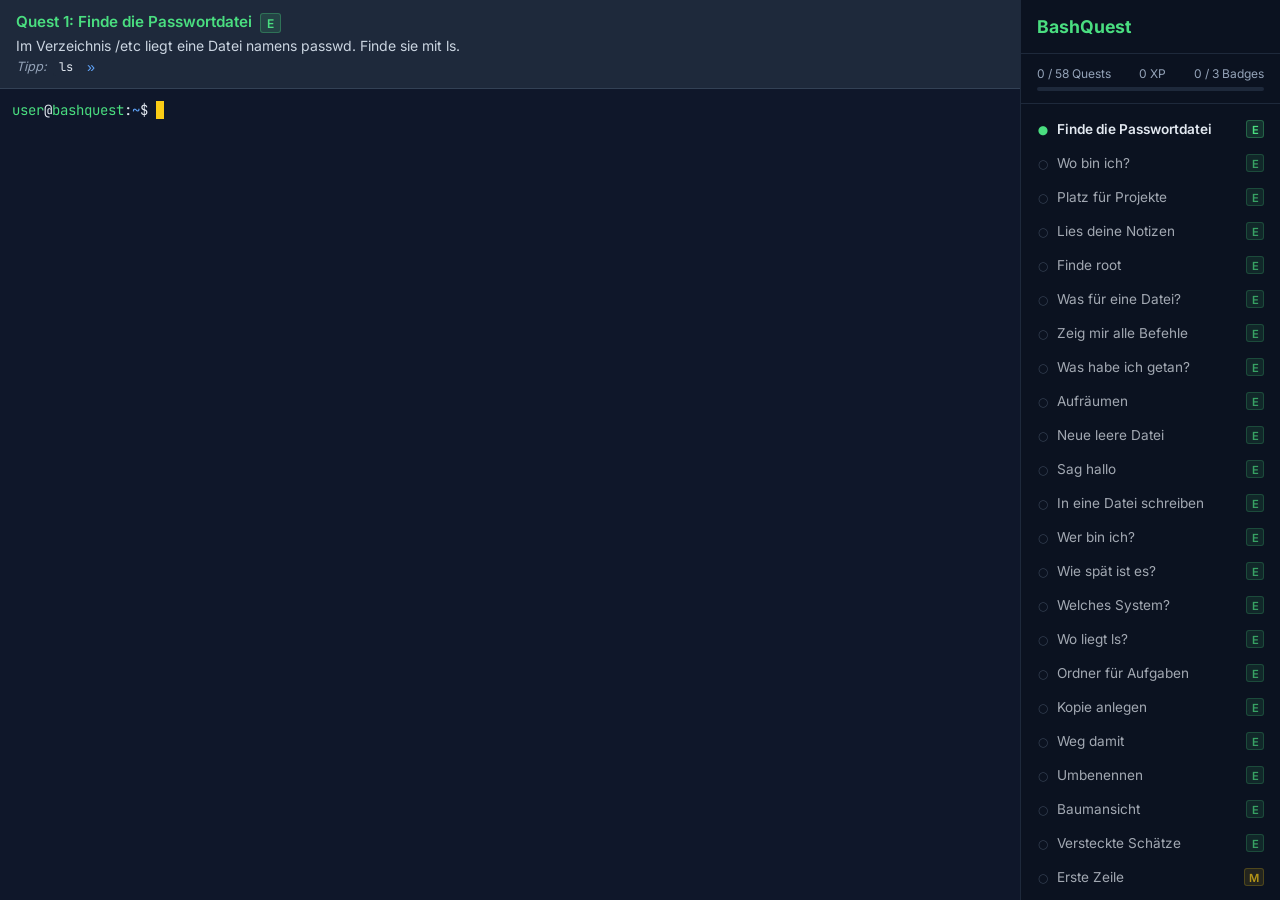
<file: index.html>
<!DOCTYPE html>
<html lang="de">
<head>
  <meta charset="UTF-8">
  <meta name="viewport" content="width=device-width, initial-scale=1, viewport-fit=cover">
  <meta name="theme-color" content="#0f172a">
  <title>BashQuest</title>
  <link rel="manifest" href="manifest.webmanifest">

  <link rel="stylesheet" href="vendor/xterm/xterm.css">
  <link rel="stylesheet" href="css/main.css">
  <link rel="stylesheet" href="css/layout.css">
  <link rel="stylesheet" href="css/terminal.css">
</head>
<body>
  <button id="sidebar-toggle" aria-label="Sidebar umschalten">☰</button>

  <div id="main">
    <aside id="sidebar"></aside>
    <div id="content">
      <section id="quest-panel"></section>
      <section id="terminal-container"></section>
    </div>
  </div>

  <div id="toast-container"></div>

  <!--
    xterm.js is UMD, not ESM. Classic <script> tags, loaded BEFORE the
    module script, so window.Terminal / window.FitAddon exist when
    app.js runs.
  -->
  <script src="vendor/xterm/xterm.js"></script>
  <script src="vendor/xterm/addons/addon-fit.js"></script>

  <script type="module" src="js/app.js"></script>
</body>
</html>
</file>
<file: vendor/xterm/xterm.css>
/**
 * Copyright (c) 2014 The xterm.js authors. All rights reserved.
 * Copyright (c) 2012-2013, Christopher Jeffrey (MIT License)
 * https://github.com/chjj/term.js
 * @license MIT
 *
 * Permission is hereby granted, free of charge, to any person obtaining a copy
 * of this software and associated documentation files (the "Software"), to deal
 * in the Software without restriction, including without limitation the rights
 * to use, copy, modify, merge, publish, distribute, sublicense, and/or sell
 * copies of the Software, and to permit persons to whom the Software is
 * furnished to do so, subject to the following conditions:
 *
 * The above copyright notice and this permission notice shall be included in
 * all copies or substantial portions of the Software.
 *
 * THE SOFTWARE IS PROVIDED "AS IS", WITHOUT WARRANTY OF ANY KIND, EXPRESS OR
 * IMPLIED, INCLUDING BUT NOT LIMITED TO THE WARRANTIES OF MERCHANTABILITY,
 * FITNESS FOR A PARTICULAR PURPOSE AND NONINFRINGEMENT. IN NO EVENT SHALL THE
 * AUTHORS OR COPYRIGHT HOLDERS BE LIABLE FOR ANY CLAIM, DAMAGES OR OTHER
 * LIABILITY, WHETHER IN AN ACTION OF CONTRACT, TORT OR OTHERWISE, ARISING FROM,
 * OUT OF OR IN CONNECTION WITH THE SOFTWARE OR THE USE OR OTHER DEALINGS IN
 * THE SOFTWARE.
 *
 * Originally forked from (with the author's permission):
 *   Fabrice Bellard's javascript vt100 for jslinux:
 *   http://bellard.org/jslinux/
 *   Copyright (c) 2011 Fabrice Bellard
 *   The original design remains. The terminal itself
 *   has been extended to include xterm CSI codes, among
 *   other features.
 */

/**
 *  Default styles for xterm.js
 */

.xterm {
    cursor: text;
    position: relative;
    user-select: none;
    -ms-user-select: none;
    -webkit-user-select: none;
}

.xterm.focus,
.xterm:focus {
    outline: none;
}

.xterm .xterm-helpers {
    position: absolute;
    top: 0;
    /**
     * The z-index of the helpers must be higher than the canvases in order for
     * IMEs to appear on top.
     */
    z-index: 5;
}

.xterm .xterm-helper-textarea {
    padding: 0;
    border: 0;
    margin: 0;
    /* Move textarea out of the screen to the far left, so that the cursor is not visible */
    position: absolute;
    opacity: 0;
    left: -9999em;
    top: 0;
    width: 0;
    height: 0;
    z-index: -5;
    /** Prevent wrapping so the IME appears against the textarea at the correct position */
    white-space: nowrap;
    overflow: hidden;
    resize: none;
}

.xterm .composition-view {
    /* TODO: Composition position got messed up somewhere */
    background: #000;
    color: #FFF;
    display: none;
    position: absolute;
    white-space: nowrap;
    z-index: 1;
}

.xterm .composition-view.active {
    display: block;
}

.xterm .xterm-viewport {
    /* On OS X this is required in order for the scroll bar to appear fully opaque */
    background-color: #000;
    overflow-y: scroll;
    cursor: default;
    position: absolute;
    right: 0;
    left: 0;
    top: 0;
    bottom: 0;
}

.xterm .xterm-screen {
    position: relative;
}

.xterm .xterm-screen canvas {
    position: absolute;
    left: 0;
    top: 0;
}

.xterm .xterm-scroll-area {
    visibility: hidden;
}

.xterm-char-measure-element {
    display: inline-block;
    visibility: hidden;
    position: absolute;
    top: 0;
    left: -9999em;
    line-height: normal;
}

.xterm.enable-mouse-events {
    /* When mouse events are enabled (eg. tmux), revert to the standard pointer cursor */
    cursor: default;
}

.xterm.xterm-cursor-pointer,
.xterm .xterm-cursor-pointer {
    cursor: pointer;
}

.xterm.column-select.focus {
    /* Column selection mode */
    cursor: crosshair;
}

.xterm .xterm-accessibility:not(.debug),
.xterm .xterm-message {
    position: absolute;
    left: 0;
    top: 0;
    bottom: 0;
    right: 0;
    z-index: 10;
    color: transparent;
    pointer-events: none;
}

.xterm .xterm-accessibility-tree:not(.debug) *::selection {
  color: transparent;
}

.xterm .xterm-accessibility-tree {
  user-select: text;
  white-space: pre;
}

.xterm .live-region {
    position: absolute;
    left: -9999px;
    width: 1px;
    height: 1px;
    overflow: hidden;
}

.xterm-dim {
    /* Dim should not apply to background, so the opacity of the foreground color is applied
     * explicitly in the generated class and reset to 1 here */
    opacity: 1 !important;
}

.xterm-underline-1 { text-decoration: underline; }
.xterm-underline-2 { text-decoration: double underline; }
.xterm-underline-3 { text-decoration: wavy underline; }
.xterm-underline-4 { text-decoration: dotted underline; }
.xterm-underline-5 { text-decoration: dashed underline; }

.xterm-overline {
    text-decoration: overline;
}

.xterm-overline.xterm-underline-1 { text-decoration: overline underline; }
.xterm-overline.xterm-underline-2 { text-decoration: overline double underline; }
.xterm-overline.xterm-underline-3 { text-decoration: overline wavy underline; }
.xterm-overline.xterm-underline-4 { text-decoration: overline dotted underline; }
.xterm-overline.xterm-underline-5 { text-decoration: overline dashed underline; }

.xterm-strikethrough {
    text-decoration: line-through;
}

.xterm-screen .xterm-decoration-container .xterm-decoration {
	z-index: 6;
	position: absolute;
}

.xterm-screen .xterm-decoration-container .xterm-decoration.xterm-decoration-top-layer {
	z-index: 7;
}

.xterm-decoration-overview-ruler {
    z-index: 8;
    position: absolute;
    top: 0;
    right: 0;
    pointer-events: none;
}

.xterm-decoration-top {
    z-index: 2;
    position: relative;
}
</file>
<file: css/main.css>
/* =============================================================
   BashQuest — main.css
   Reset, font faces, theme tokens, base typography.
   Layout rules live in layout.css; terminal rules live in
   terminal.css. Keeping them separate prevents the classic cascade
   trap where a later layout file silently overrides a value from
   this one.
   Colour tokens mirror js/terminal/theme.js — that file is the
   single source of truth for xterm colours; this file only
   duplicates values for HTML chrome.
   ============================================================= */

@import url('./quests.css');
@import url('./gamification.css');
@import url('./sidebar.css');

/* --- Theme tokens ----------------------------------------- */
:root {
  --bg: #0f172a;
  --fg: #e2e8f0;
  --accent: #4ade80;
  --muted: #94a3b8;
}

/* --- Reset + base typography (single rule for html, body) --- */
*,
*::before,
*::after {
  box-sizing: border-box;
}

html,
body {
  margin: 0;
  padding: 0;
  background: var(--bg);
  color: var(--fg);
  font-family: 'Inter', system-ui, -apple-system, sans-serif;
}

/* --- Font faces -------------------------------------------- */
@font-face {
  font-family: 'Inter';
  src: url('../fonts/InterVariable.woff2') format('woff2');
  font-weight: 100 900;
  font-style: normal;
  font-display: swap;
}

@font-face {
  font-family: 'JetBrains Mono';
  src: url('../fonts/JetBrainsMono-Variable.woff2') format('woff2');
  font-weight: 100 800;
  font-style: normal;
  font-display: swap;
}
</file>
<file: css/layout.css>
/* =============================================================
   BashQuest — layout.css
   Flex layout: content column (quest panel + terminal) on the
   left, sidebar (fixed 260px) on the right. On mobile (<768px)
   the sidebar becomes a right-side overlay toggled via
   #sidebar-toggle.

   Sizing (#main height, #terminal-container flex/padding) lives
   only here so main.css carries no competing declarations.
   The sidebar's outer border lives here too (layout concern,
   per spec005d Patch 1 §4.1) — not in sidebar.css.

   Known a11y note (V1, deferred to a future accessibility spec):
   `flex-direction: row-reverse` flips the VISUAL axis but NOT the
   DOM/tab order. The sidebar is still first in tab order and in
   screen-reader reading order despite appearing on the right. This
   was accepted as a V1 trade-off because (a) the toggle button is
   the only focusable element inside the sidebar, and (b) fixing the
   order requires either DOM reordering (conflicts with spec005d §5,
   which pins the #sidebar-before-#content DOM order) or explicit
   tabindex management (out of scope for V1). Do NOT "fix" this by
   changing the flex direction back to `row` without also updating
   spec005d §5 and the manual checklist in §Manuelle Test-Checkliste
   (which verifies the sidebar position visually — the only
   end-to-end check of the layout).
   ============================================================= */

html,
body {
  height: 100%;
}

#main {
  /* 100vh is the fallback; 100dvh overrides in browsers that support
     dynamic viewport units (mobile keyboard / URL-bar aware). */
  height: 100vh;
  height: 100dvh;
  display: flex;
  /* Sidebar sits visually to the RIGHT of the content. `row-reverse`
     keeps the DOM order (sidebar first, content second) intact — the
     spec005d §5 structure — while flipping the visual axis. See the
     a11y note in the file header for the trade-off. */
  flex-direction: row-reverse;
}

#sidebar {
  width: 260px;
  flex-shrink: 0;
  /* All four sides are declared here — not just border-left — so the
     `border: 0` reset in sidebar.css remains literally true: no
     competing border rule in sidebar.css can take effect on any side,
     because layout.css loads after sidebar.css (via main.css) and
     wins the cascade for every border property. Only the LEFT side
     (facing the content) is visible; the other three are explicitly
     `none`. Using `none` uniformly (not `0` / `none` mixed) keeps the
     intent of the four-side declaration visible at a glance — see
     spec005d Patch 1 §4.1. */
  border-top: none;
  border-right: none;
  border-bottom: none;
  border-left: 1px solid #1e293b;
}

#content {
  flex: 1;
  min-width: 0;
  display: flex;
  flex-direction: column;
}

#terminal-container {
  flex: 1;
  min-height: 0;
  overflow: hidden;
  padding: 8px;
  /* Safe-area inset for notched devices; fallback 0px where unsupported. */
  padding-bottom: calc(8px + env(safe-area-inset-bottom, 0px));
}

/* Breakpoint note: spec005d Patch 1 §4.2 uses `max-width: 767px`; this
   file uses `767.98px`. Semantically identical (both only match below
   768px), but `767.98px` follows the Bootstrap convention and avoids
   rounding glitches at fractional pixel widths (e.g. 767.5px in
   DevTools device emulation). If a future spec needs strict 767px,
   change both here and in css/sidebar.css together. */
@media (max-width: 767.98px) {
  #sidebar {
    position: fixed;
    top: 0;
    /* Sidebar slides in from the right edge. Closed state is off-screen
       via translateX(100%); .sidebar--open pulls it back to translateX(0). */
    right: 0;
    bottom: 0;
    z-index: 100;
    transform: translateX(100%);
    transition: transform 0.2s ease;
  }

  #sidebar.sidebar--open {
    transform: translateX(0);
  }
}
</file>
<file: css/terminal.css>
/* =============================================================
   BashQuest — terminal.css
   xterm.js integration, scrollbar styling, mobile tweaks.
   ============================================================= */

/* xterm fills its container. The padding gives the character grid a
   small inset from the container edge. */
#terminal-container .xterm {
  height: 100%;
  width: 100%;
  padding: 4px;
}

/* Scrollbar — Firefox syntax */
#terminal-container .xterm-viewport {
  scrollbar-width: thin;
  scrollbar-color: #334155 transparent;
}

/* Scrollbar — Chromium/WebKit */
#terminal-container .xterm-viewport::-webkit-scrollbar {
  width: 8px;
}
#terminal-container .xterm-viewport::-webkit-scrollbar-track {
  background: transparent;
}
#terminal-container .xterm-viewport::-webkit-scrollbar-thumb {
  background: #334155;
  border-radius: 4px;
}

/* Mobile: tighter padding around the terminal so more columns fit
   on narrow screens. fontSize stays at 14 (set in theme.js) —
   xterm does not scale well and shrinking text hurts readability. */
@media (max-width: 600px) {
  #terminal-container {
    padding: 4px;
    padding-bottom: calc(4px + env(safe-area-inset-bottom, 0px));
  }
}
</file>
